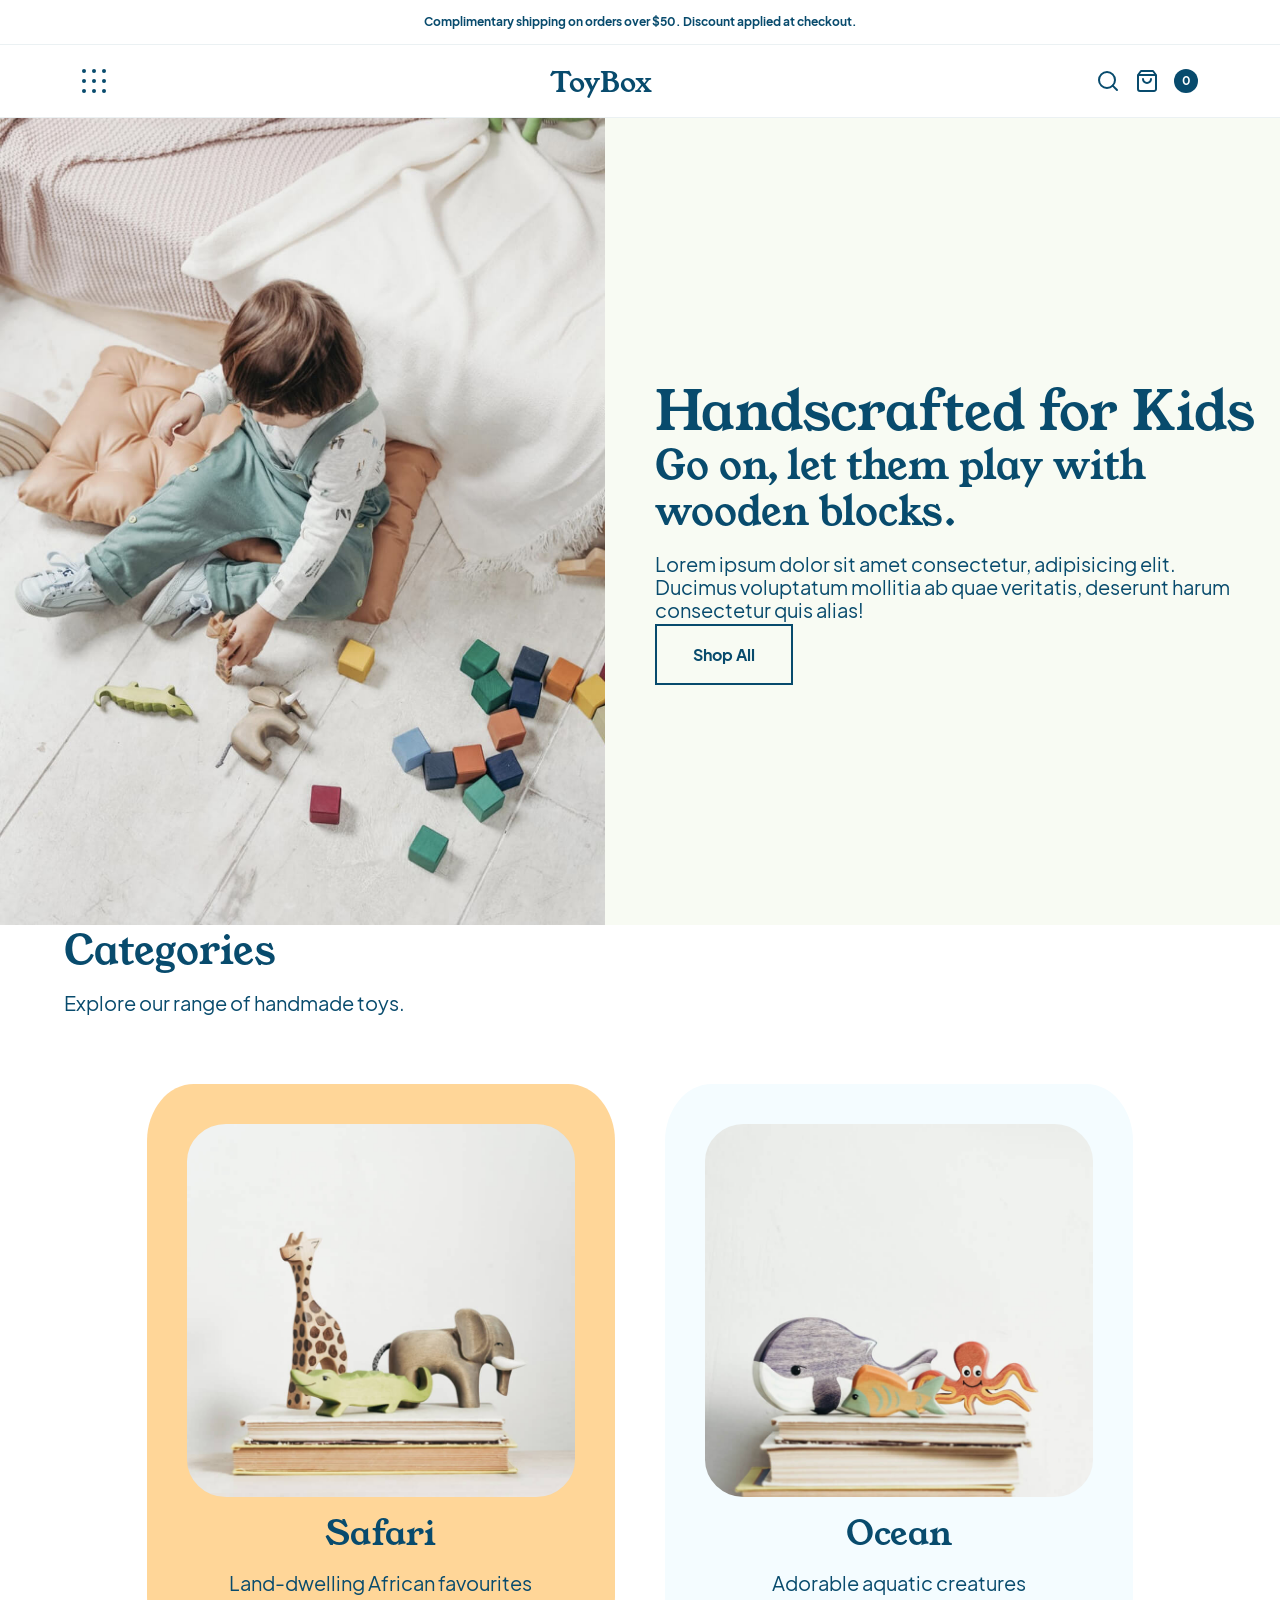
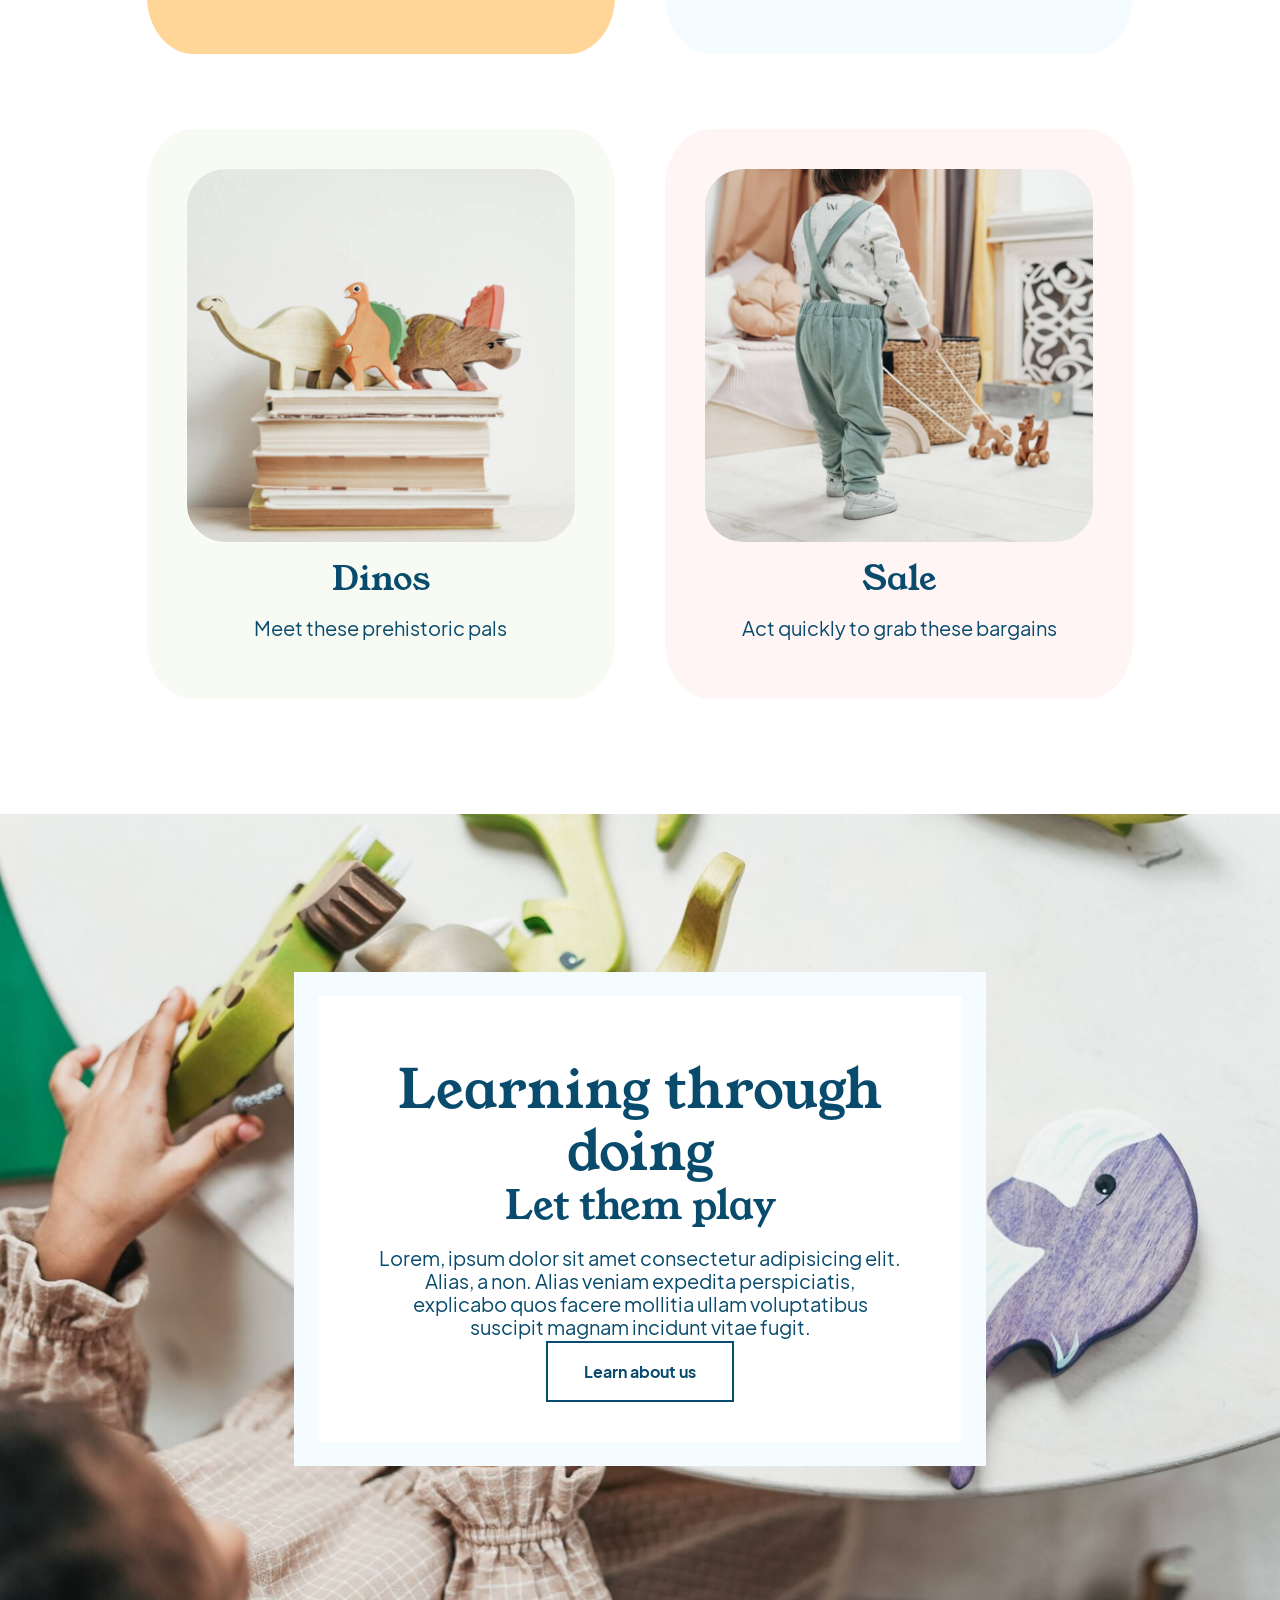
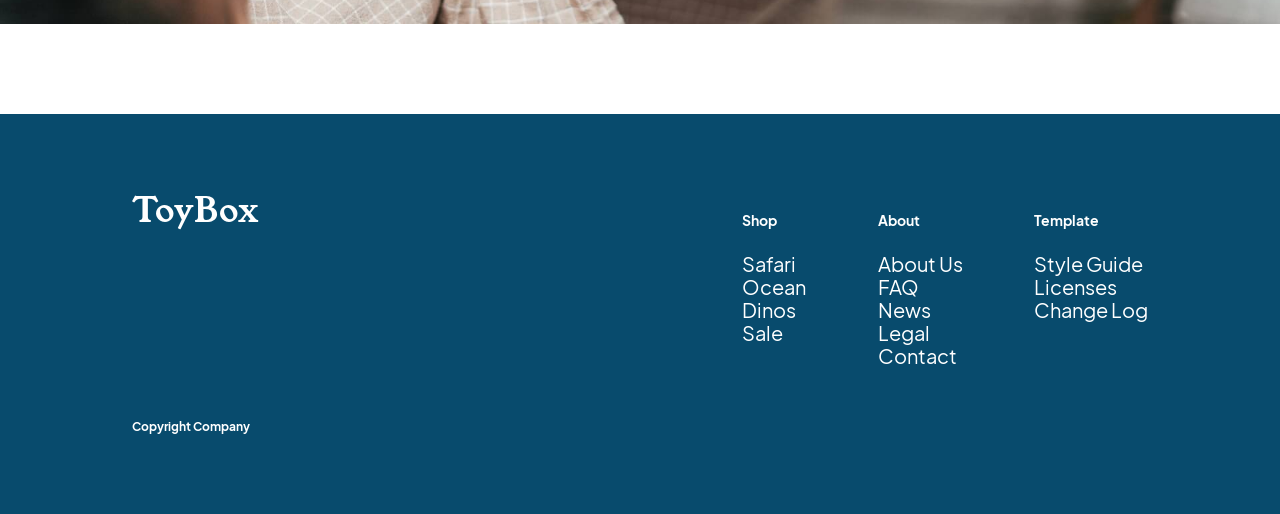
<file: index.html>
<!DOCTYPE html>
<html lang="en">
<head>
	<meta charset="UTF-8">
	<meta http-equiv="X-UA-Compatible" content="IE=edge">
	<meta name="viewport" content="width=device-width, initial-scale=1.0">
	<link rel="stylesheet" href="./styles/styles.css">
	<title>STARTER - Toybox Homepage</title>
</head>
<body>
    <!-- skip link -->
	<a href="#mainContent" class="skip-link">Skip to main content.</a>

	<!-- announcements bar -->
	<div class="announcements">
		<div class="wrapper">
			<p class="smallCopy">Complimentary shipping on orders over $50. Discount applied at checkout.</p>
		</div>
	</div>

	<!-- navigation bar -->
	<nav class="navBar">
		<div class="wrapper">
			<!-- slide out menu -->
			<input type="checkbox" id="openSideMenu">
			<label for="openSideMenu">
				<img src="./assets/menu-button.svg" alt="menu button">
			</label>

			<!-- slide out nav content -->
			<div class="slideOutNav">
				<button class="menuClose">x</button>

				<!-- menu content -->
				<nav>
					<ul>
						<li><a href="">Shop</a></li>
						<li><a href="">About</a></li>
						<li><a href="">FAQ</a></li>
						<li><a href="">News</a></li>
						<li><a href="">Contact</a></li>
					</ul>
				</nav>
			</div>

			<!-- navBar, Logo -->
			<a href="#home" class="logo">
				<h1>ToyBox</h1>
			</a>

			<div class="searchCart">
			<!-- search, cart -->
				<button class="menuIcons">
					<img src="./assets/search.svg" alt="search icon">
				</button>
			
				<a href="#" class="bag">
				<img src="./assets/shop-bag.svg" alt="shop icon"></a>

				<div class="counter">
					<p class="smallCopy">0</p>
				</div>
			</div>
		</div>
	</nav>

	<!-- header -->

	<header>
		<div class="wrapper">
			<div class="headerImgContainer">
				<img src="./assets/header-image.jpg" alt="a toddler playing with wooden blocks">
			</div>
			<div class="textContainer">
				<h3>Handscrafted for Kids</h3>
				<h2>Go on, let them play with wooden blocks.</h2>
				<p>Lorem ipsum dolor sit amet consectetur, adipisicing elit. Ducimus voluptatum mollitia ab quae veritatis, deserunt harum consectetur quis alias!</p>
				<a href="#shop" class="shopButton button">Shop All</a>
			</div>
		</div>
	</header>

	<!-- main area -->
	<main id="mainContent"> <!-- skip link will push to this area now because of the id -->

		<!-- categories section -->
		<section class="categories" id="categories">
			<div class="wrapper">
				<h2>Categories</h2>
				<p>Explore our range of handmade toys.</p>

				<!-- product gallery -->
				<div class="categoryGallery">
					<ul class="categoryList">
						<li class="items itemOne">
							<a href="#">
								<img src="./assets/safari-trio.jpg" alt="a wooden giraffe, elephant, and crocodile together">
								<h4>Safari</h4>
								<p>Land-dwelling African favourites</p>
							</a>
						</li>
						<li class="items itemTwo">
							<a href="#">
								<img src="./assets/ocean-trio.jpg" alt="a wooden octopus, whale and fish together">
								<h4>Ocean</h4>
								<p>Adorable aquatic creatures</p>
							</a>
						</li>
						<li class="items itemThree">
							<a href="#">
								<img src="./assets/dino-trio.jpg" alt="a wooden dinosaur trio all together">
								<h4>Dinos</h4>
								<p>Meet these prehistoric pals</p>
							</a>
						</li>
						<li class="items itemFour">
							<a href="#">
								<img src="./assets/sale.jpg" alt="a toddler playing with some wooden toys">
								<h4>Sale</h4>
								<p>Act quickly to grab these bargains</p>
							</a>
						</li>
					</ul>
				</div>
			</div>
		</section>

		<!-- let them play section -->
		<section class="play" id="play">
			<div class="wrapper">
				<div class="playContent">
					<h3>Learning through doing</h3>
					<h2>Let them play</h2>
					<p>Lorem, ipsum dolor sit amet consectetur adipisicing elit. Alias, a non. Alias veniam expedita perspiciatis, explicabo quos facere mollitia ullam voluptatibus suscipit magnam incidunt vitae fugit.</p>
					<a href="#" class="aboutButton button">Learn about us</a>
				</div>
			</div>
		</section>

		<!-- footer -->
		<footer id="footer" class="footer">
			<div class="wrapper">
				<div class="footerFlexContainer">
					<!-- logo -->
					<a href="#" class="footerLogo">
						<h4>ToyBox</h4>
					</a>
					
					<!-- footer nav container -->
					<div class="footerNav">
						<nav>
							<ul class="footerShop">
								<li>
									<h5>Shop</h5>
								</li>
								<li>
									<a href="#">Safari</a>
								</li>
								<li>
									<a href="#">Ocean</a>
								</li>
								<li>
									<a href="#">Dinos</a>
								</li>
								<li>
									<a href="#">Sale</a>
								</li>
							</ul> <!-- end of footer shop list -->

							<ul class="footerAbout">
								<li>
									<h5>About</h5>
								</li>
								<li>
									<a href="#">About Us</a>
								</li>
								<li>
									<a href="#">FAQ</a>
								</li>
								<li>
									<a href="#">News</a>
								</li>
								<li>
									<a href="#">Legal</a>
								</li>
								<li>
									<a href="#">Contact</a>
								</li>
							</ul> <!-- end of footer about list -->

							<ul class="footerTemp">
								<li>
									<h5>Template</h5>
								</li>
								<li>
									<a href="#">Style Guide</a>
								</li>
								<li>
									<a href="#">Licenses</a>
								</li>
								<li>
									<a href="#">Change Log</a>
								</li>
							</ul> <!-- end of footer template list -->
						</nav>
					</div> <!-- end footerNav -->
					
				</div> <!-- end footer flex container -->


				<!-- social icons and copyright container -->
				<div class="social"> <!-- social icon container -->
					<a href="#">
						<i class="fab fa-twitter" aria-hidden="true"></i>
						<span class="sr-only"></span> <!-- aria and span for accessibility / screen readers! -->
					</a>
					<a href="#">
						<i class="fab fa-pinterest" aria-hidden="true"></i>
						<span class="sr-only"></span>
					</a>
					<a href="#">
						<i class="fab fa-instagram" aria-hidden="true"></i>
						<span class="sr-only"></span>
					</a>	
					<a href="#">
						<i class="fab fa-facebook" aria-hidden="true"></i>
						<span class="sr-only"></span>
					</a>
				</div> <!-- end of social container -->

				<!-- copyright container -->
				<div class="copyright"> 
					<p class="smallCopy">Copyright Company</p>
				</div>

			</div> <!-- end of wrapper -->
		</footer>
	</main>


</body>
</html>
</file>
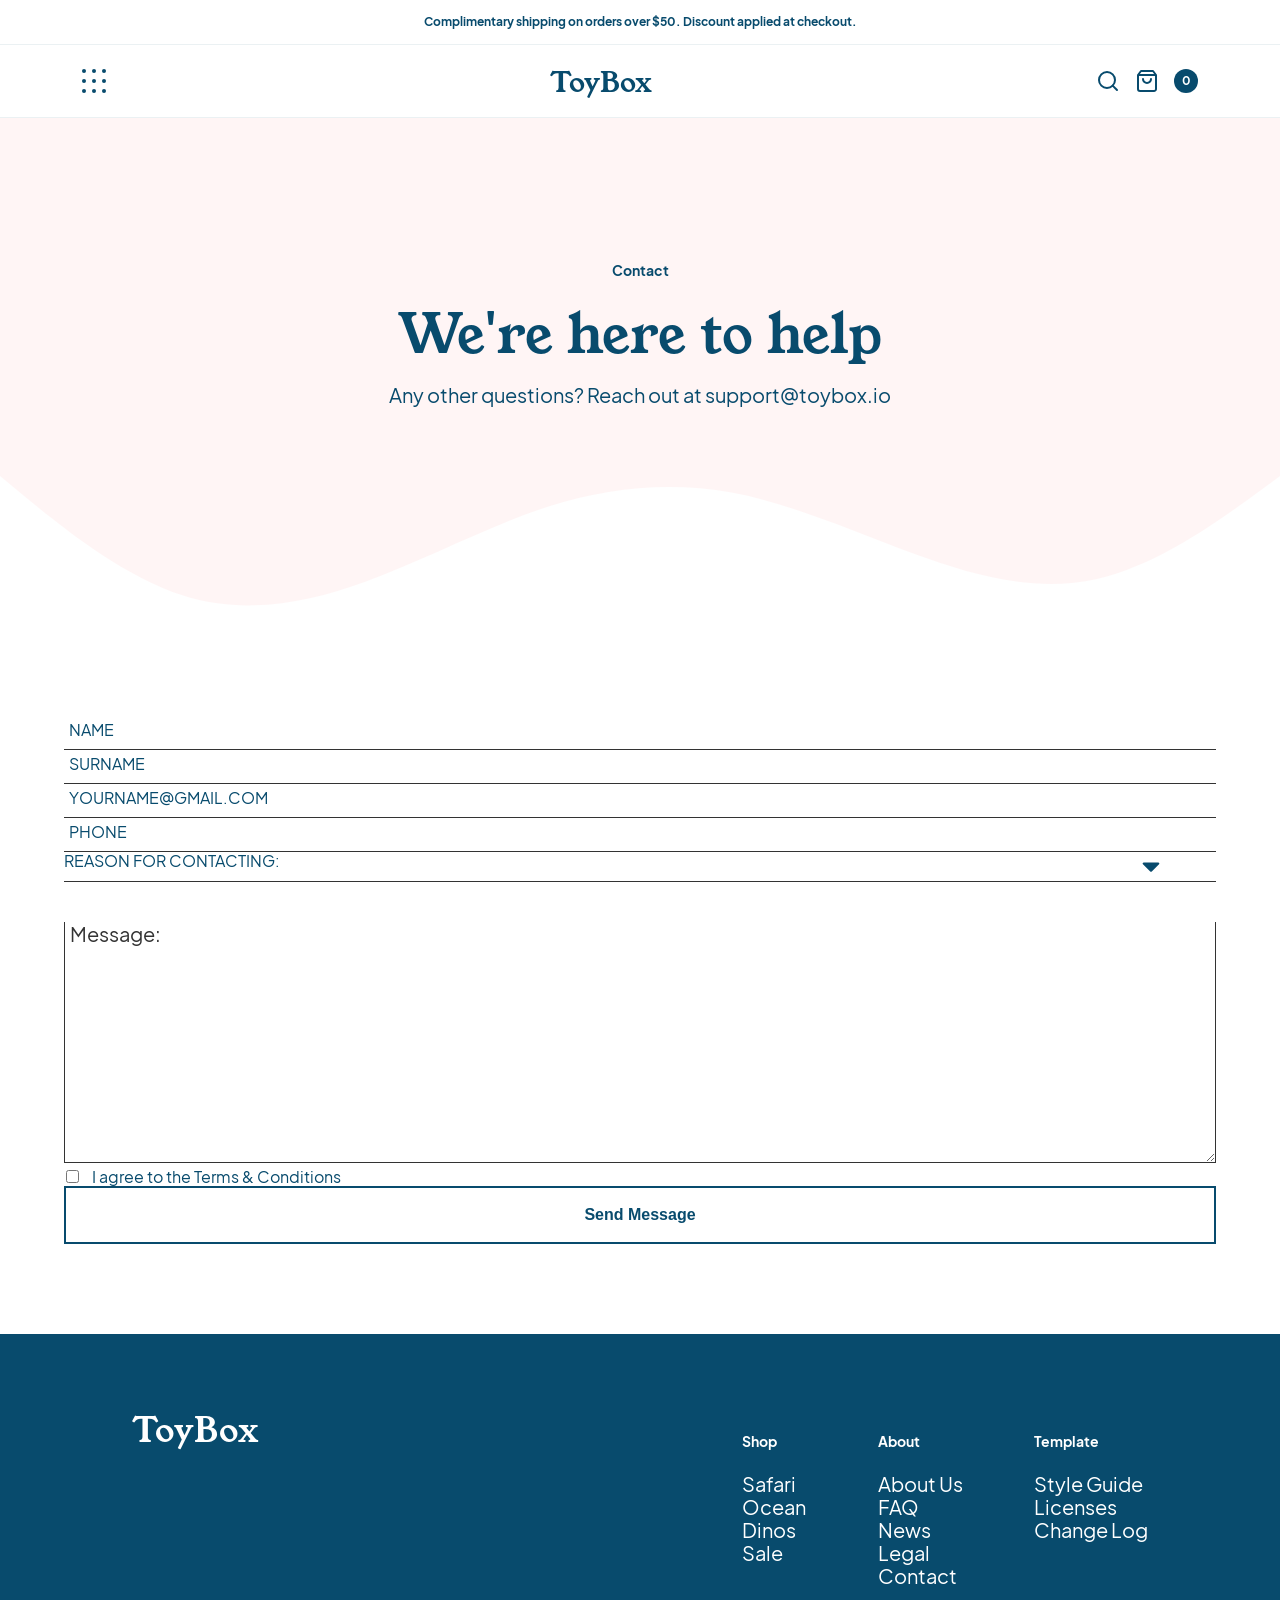
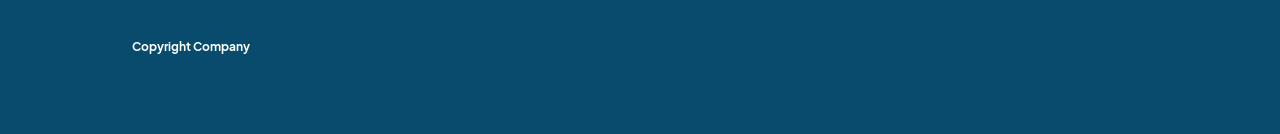
<file: contact.html>
<!DOCTYPE html>
<html lang="en">
<head>
    <meta charset="UTF-8">
    <meta http-equiv="X-UA-Compatible" content="IE=edge">
    <meta name="viewport" content="width=device-width, initial-scale=1.0">
    <link rel="stylesheet" href="./styles/styles.css">
    <!-- link to font awesome social icons -->
    <title>Contact</title>
</head>
<body>

<!-- skip link -->
	<a href="#mainContent" class="skip-link">Skip to main content.</a>

<!-- announcements bar -->
	<div class="announcements">
		<div class="wrapper">
			<p class="smallCopy">Complimentary shipping on orders over $50. Discount applied at checkout.</p>
		</div>
	</div>

<!-- navigation bar -->
	<nav class="navBar">
		<div class="wrapper">
			<!-- slide out menu -->
			<input type="checkbox" id="openSideMenu">
			<label for="openSideMenu">
				<img src="./assets/menu-button.svg" alt="menu button">
			</label>

			<!-- slide out nav content -->
			<div class="slideOutNav">
				<button class="menuClose">x</button>

				<!-- menu content -->
				<nav>
					<ul>
						<li><a href="#">Shop</a></li>
						<li><a href="#">About</a></li>
						<li><a href="#">FAQ</a></li>
						<li><a href="#">News</a></li>
						<li><a href="./contact.html">Contact</a></li>
					</ul>
				</nav>
			</div>

			<!-- navBar, Logo -->
			<a href="#home" class="logo">
				<h1>ToyBox</h1>
			</a>

			<div class="searchCart">
			<!-- search, cart -->
				<button class="menuIcons">
					<img src="./assets/search.svg" alt="search icon">
				</button>
			
				<a href="#" class="bag">
				<img src="./assets/shop-bag.svg" alt="shop icon"></a>

				<div class="counter">
					<p class="smallCopy">0</p>
				</div>
			</div>
		</div>
	</nav>

<!-- header -->
    <header class="contactHeader">
        <div class="wrapper">
            <h5>Contact</h5>
            <h3>We're here to help</h3>
            <p>Any other questions? Reach out at <a href="mailto:support@toybox.io">support@toybox.io</a></p>
        </div>
    </header>

<!-- main section -->
    <main class="contact" id="mainContent">
        <div class="wrapper">
            <form action="">

                <label for="name" class="sr-only">Name:</label>
                <input type="text" id="name" placeholder="Name">

                <label for="surname" class="sr-only">Surname:</label>
                <input type="text" id="surname" placeholder="Surname">

                <label for="email" class="sr-only">Email:</label>
                <input type="email" id="email" placeholder="yourname@gmail.com">

                <label for="phone" class="sr-only">Phone:</label>
                <input type="tel" id="phone" placeholder="Phone">

                <select name="reason" id="reason">
                    <option value="placeholder" disabled selected="true">Reason for contacting:</option>
                    <option value="refund">Refund request</option>
                    <option value="status">Order status updates</option>
                    <option value="praise">Praise!</option>
                    <option value="complaint">General concerns</option>
                </select>

                <label for="message" class="sr-only"></label>
                <textarea id="message" cols="30" rows="10">Message:</textarea>

                <fieldset>
                    <input type="checkbox" id="terms">
                    <label for="terms">I agree to the Terms & Conditions</label>
                </fieldset>

                <button type="submit" class="button shopButton">Send Message</button>
            </form>
        </div>
    </main>

<!-- footer -->
		<footer id="footer" class="footer">
			<div class="wrapper">
				<div class="footerFlexContainer">
					<!-- logo -->
					<a href="./index.html" class="footerLogo">
						<h4>ToyBox</h4>
					</a>
					
					<!-- footer nav container -->
					<div class="footerNav">
						<nav>
							<ul class="footerShop">
								<li>
									<h5>Shop</h5>
								</li>
								<li>
									<a href="#">Safari</a>
								</li>
								<li>
									<a href="#">Ocean</a>
								</li>
								<li>
									<a href="#">Dinos</a>
								</li>
								<li>
									<a href="#">Sale</a>
								</li>
							</ul> <!-- end of footer shop list -->

							<ul class="footerAbout">
								<li>
									<h5>About</h5>
								</li>
								<li>
									<a href="#">About Us</a>
								</li>
								<li>
									<a href="#">FAQ</a>
								</li>
								<li>
									<a href="#">News</a>
								</li>
								<li>
									<a href="#">Legal</a>
								</li>
								<li>
									<a href="./contact.html">Contact</a>
								</li>
							</ul> <!-- end of footer about list -->

							<ul class="footerTemp">
								<li>
									<h5>Template</h5>
								</li>
								<li>
									<a href="#">Style Guide</a>
								</li>
								<li>
									<a href="#">Licenses</a>
								</li>
								<li>
									<a href="#">Change Log</a>
								</li>
							</ul> <!-- end of footer template list -->
						</nav>
					</div> <!-- end footerNav -->
					
				</div> <!-- end footer flex container -->


				<!-- social icons and copyright container -->
				<div class="social"> <!-- social icon container -->
					<a href="#">
						<i class="fab fa-twitter" aria-hidden="true"></i>
						<span class="sr-only"></span> <!-- aria and span for accessibility / screen readers! -->
					</a>
					<a href="#">
						<i class="fab fa-pinterest" aria-hidden="true"></i>
						<span class="sr-only"></span>
					</a>
					<a href="#">
						<i class="fab fa-instagram" aria-hidden="true"></i>
						<span class="sr-only"></span>
					</a>	
					<a href="#">
						<i class="fab fa-facebook" aria-hidden="true"></i>
						<span class="sr-only"></span>
					</a>
				</div> <!-- end of social container -->

				<!-- copyright container -->
				<div class="copyright"> 
					<p class="smallCopy">Copyright Company</p>
				</div>

			</div> <!-- end of wrapper -->
		</footer>
	</main>


</body>
</html>
</file>
<file: styles/styles.css>
html {
  line-height: 1.15;
  -ms-text-size-adjust: 100%;
  -webkit-text-size-adjust: 100%;
}

body {
  margin: 0;
}

article, aside, footer, header, nav, section {
  display: block;
}

h1 {
  font-size: 2em;
  margin: 0.67em 0;
}

figcaption, figure, main {
  display: block;
}

figure {
  margin: 1em 40px;
}

hr {
  -webkit-box-sizing: content-box;
          box-sizing: content-box;
  height: 0;
  overflow: visible;
}

pre {
  font-family: monospace, monospace;
  font-size: 1em;
}

a {
  background-color: transparent;
  -webkit-text-decoration-skip: objects;
}

abbr[title] {
  border-bottom: none;
  text-decoration: underline;
  -webkit-text-decoration: underline dotted;
          text-decoration: underline dotted;
}

b, strong {
  font-weight: inherit;
}

b, strong {
  font-weight: bolder;
}

code, kbd, samp {
  font-family: monospace, monospace;
  font-size: 1em;
}

dfn {
  font-style: italic;
}

mark {
  background-color: #ff0;
  color: #000;
}

small {
  font-size: 80%;
}

sub, sup {
  font-size: 75%;
  line-height: 0;
  position: relative;
  vertical-align: baseline;
}

sub {
  bottom: -0.25em;
}

sup {
  top: -0.5em;
}

audio, video {
  display: inline-block;
}

audio:not([controls]) {
  display: none;
  height: 0;
}

img {
  border-style: none;
}

svg:not(:root) {
  overflow: hidden;
}

button, input, optgroup, select, textarea {
  font-family: sans-serif;
  font-size: 100%;
  line-height: 1.15;
  margin: 0;
}

button, input {
  overflow: visible;
}

button, select {
  text-transform: none;
}

button, html [type=button], [type=reset], [type=submit] {
  -webkit-appearance: button;
}

button::-moz-focus-inner, [type=button]::-moz-focus-inner, [type=reset]::-moz-focus-inner, [type=submit]::-moz-focus-inner {
  border-style: none;
  padding: 0;
}

button:-moz-focusring, [type=button]:-moz-focusring, [type=reset]:-moz-focusring, [type=submit]:-moz-focusring {
  outline: 1px dotted ButtonText;
}

fieldset {
  padding: 0.35em 0.75em 0.625em;
}

legend {
  -webkit-box-sizing: border-box;
          box-sizing: border-box;
  color: inherit;
  display: table;
  max-width: 100%;
  padding: 0;
  white-space: normal;
}

progress {
  display: inline-block;
  vertical-align: baseline;
}

textarea {
  overflow: auto;
}

[type=checkbox], [type=radio] {
  -webkit-box-sizing: border-box;
          box-sizing: border-box;
  padding: 0;
}

[type=number]::-webkit-inner-spin-button, [type=number]::-webkit-outer-spin-button {
  height: auto;
}

[type=search] {
  -webkit-appearance: textfield;
  outline-offset: -2px;
}

[type=search]::-webkit-search-cancel-button, [type=search]::-webkit-search-decoration {
  -webkit-appearance: none;
}

::-webkit-file-upload-button {
  -webkit-appearance: button;
  font: inherit;
}

details, menu {
  display: block;
}

summary {
  display: list-item;
}

canvas {
  display: inline-block;
}

template {
  display: none;
}

[hidden] {
  display: none;
}

html {
  -webkit-box-sizing: border-box;
          box-sizing: border-box;
}

*, *:before, *:after {
  -webkit-box-sizing: inherit;
          box-sizing: inherit;
}

.sr-only {
  position: absolute;
  width: 1px;
  height: 1px;
  margin: -1px;
  border: 0;
  padding: 0;
  white-space: nowrap;
  -webkit-clip-path: inset(100%);
          clip-path: inset(100%);
  clip: rect(0 0 0 0);
  overflow: hidden;
}

@font-face {
  font-family: "Jakarta Sans";
  src: url("../fonts/PlusJakarta_Sans-2.5/webfonts/PlusJakartaSans-Regular.woff"), url("../fonts/PlusJakarta_Sans-2.5/static/PlusJakartaSans-Regular.ttf"), url("../fonts/PlusJakarta_Sans-2.5/webfonts/PlusJakartaSans-Regular.woff2");
  font-weight: normal;
}
/* importing Jakarta Sans font in bold */
@font-face {
  font-family: "Jakarta Sans";
  src: url("../fonts/PlusJakarta_Sans-2.5/webfonts/PlusJakartaSans-Bold.woff"), url("../fonts/PlusJakarta_Sans-2.5/webfonts/PlusJakartaSans-Bold.woff2"), url("../fonts/PlusJakarta_Sans-2.5/static/PlusJakartaSans-Bold.ttf");
  font-weight: bold;
}
@font-face {
  font-family: "Young Serif";
  src: url("../fonts/youngserif/YoungSerif-Regular.otf");
}
html {
  font-size: 125%;
}

body {
  font-family: "Jakarta Sans";
  font-weight: normal;
  color: #084b6d;
}

h1, h2, h3, h4, blockquote {
  font-family: "Young Serif";
  font-weight: normal;
  color: #084b6d;
  margin: 0;
}

h1 {
  font-size: 1.4rem;
}

h2 {
  font-size: 2rem;
}

h3 {
  font-size: 2.7rem;
}

h4 {
  font-size: 1.7rem;
}

h5 {
  font-size: 0.7rem;
}

ul, li, a, input {
  margin: 0;
  padding: 0;
}

ul {
  list-style: none;
}

a {
  text-decoration: none;
  color: inherit;
}

.smallCopy {
  font-size: 0.6rem;
  font-weight: bold;
  margin: 0;
  line-height: 1.2rem;
}

button {
  background-color: transparent;
  border: none;
  padding: 0;
  cursor: pointer;
}

img {
  max-width: 100%;
  display: block;
}

.wrapper {
  max-width: 1260px;
  width: 90%;
  margin: 0 auto;
}

section {
  margin-bottom: 90px;
}

.button {
  padding: 18px 36px;
  border: 2px solid #084b6d;
  font-size: 0.8rem;
  font-weight: bold;
  text-align: center;
  -webkit-transition: 0.3s;
  transition: 0.3s;
}

.shopButton, .aboutButton {
  color: #084b6d;
  background-color: transparent;
}
.shopButton:hover, .shopButton:focus, .aboutButton:hover, .aboutButton:focus {
  background-color: #084b6d;
  color: #fff;
}

.skip-link {
  position: absolute;
  left: -1000px;
  top: 5px;
  background-color: #fff;
  color: black;
  z-index: 10;
}
.skip-link:focus {
  left: 0;
}

.announcements {
  text-align: center;
  padding: 10px 0;
}

.navBar {
  position: sticky;
  top: 0;
  padding: 20px;
  border-top: 1px solid rgba(8, 75, 109, 0.08);
  border-bottom: 1px solid rgba(8, 75, 109, 0.08);
  background-color: #fff;
  z-index: 10;
}
.navBar .wrapper {
  display: -webkit-box;
  display: -ms-flexbox;
  display: flex;
  -webkit-box-pack: justify;
      -ms-flex-pack: justify;
          justify-content: space-between;
  -webkit-box-align: center;
      -ms-flex-align: center;
          align-items: center;
}
.navBar input[type=checkbox] {
  opacity: 0;
  position: absolute;
}
.navBar input[type=checkbox]:checked ~ .slideOutNav {
  left: 0;
}

.searchCart {
  display: -webkit-box;
  display: -ms-flexbox;
  display: flex;
}
.searchCart .menuIcons, .searchCart .bag {
  margin-right: 15px;
}
.searchCart .menuIcons {
  background-color: transparent;
  border: none;
}
.searchCart .bag {
  display: -webkit-box;
  display: -ms-flexbox;
  display: flex;
}
.searchCart .counter {
  display: -webkit-box;
  display: -ms-flexbox;
  display: flex;
  -webkit-box-align: center;
      -ms-flex-align: center;
          align-items: center;
}
.searchCart .counter p {
  width: 24px;
  height: 24px;
  background: #084b6d;
  border-radius: 50%;
  color: #fff;
  text-align: center;
}

.slideOutNav {
  background-color: #084b6d;
  position: fixed;
  top: 0;
  left: -506px;
  height: 100vh;
  width: 100%;
  max-width: 506px;
  color: #fff;
  font-family: "Young Serif";
  padding: 35px 50px;
  -webkit-transition: 0.75s;
  transition: 0.75s;
}
.slideOutNav a {
  font-size: 1.6rem;
  font-family: "Young Serif";
  line-height: 2.5rem;
  color: white;
  -webkit-transition: 0.3s;
  transition: 0.3s;
}
.slideOutNav a:hover, .slideOutNav a:focus {
  color: rgba(255, 255, 255, 0.5);
}

.menuClose {
  color: #fff;
  font-size: 1.2rem;
  text-align: right;
  display: block;
  width: 100%;
  border: none;
}

header {
  background-color: #f8fbf3;
}

header .wrapper {
  display: -webkit-box;
  display: -ms-flexbox;
  display: flex;
  width: 100%;
  margin: 0;
  -webkit-box-pack: justify;
      -ms-flex-pack: justify;
          justify-content: space-between;
  -webkit-box-align: center;
      -ms-flex-align: center;
          align-items: center;
}

.headerImgContainer {
  width: 48%;
}

.textContainer {
  width: 48%;
}

.contactHeader {
  background-color: #fff5f5;
  padding-top: 120px;
}

.contactHeader .wrapper {
  -webkit-box-orient: vertical;
  -webkit-box-direction: normal;
      -ms-flex-direction: column;
          flex-direction: column;
  margin: 0 auto;
  padding-bottom: 50px;
}

.contactHeader::after {
  content: "";
  width: 100%;
  height: 150px;
  background-image: url(../assets/wave.svg);
  background-size: 100% 150px;
  background-color: #fff5f5;
  background-repeat: no-repeat;
  display: block;
}

.categoryList {
  display: -webkit-box;
  display: -ms-flexbox;
  display: flex;
  -ms-flex-wrap: wrap;
      flex-wrap: wrap;
  -webkit-box-pack: center;
      -ms-flex-pack: center;
          justify-content: center;
}
.categoryList .itemOne {
  background-color: #ffd698;
}
.categoryList .itemTwo {
  background-color: #f4fcff;
}
.categoryList .itemThree {
  background-color: #f8fbf3;
}
.categoryList .itemFour {
  background-color: #fff5f5;
}
.categoryList .items {
  border-radius: 10%;
  width: calc(45% - 50px);
  margin: 50px 25px 25px;
  padding: 40px;
  text-align: center;
  -webkit-transition: 0.3s;
  transition: 0.3s;
}
.categoryList .items img {
  border-radius: 10%;
  margin-bottom: 15px;
}
.categoryList .items:hover {
  -webkit-transform: scale(0.9);
          transform: scale(0.9);
}

.play {
  background-image: url(../assets/background-image.jpg);
  background-size: cover;
  background-position: center;
  min-height: 90vh;
}
.play .wrapper {
  display: -webkit-box;
  display: -ms-flexbox;
  display: flex;
  -webkit-box-pack: center;
      -ms-flex-pack: center;
          justify-content: center;
  -webkit-box-align: center;
      -ms-flex-align: center;
          align-items: center;
  min-height: 90vh;
}
.play .playContent {
  width: 60%;
  border: 24px solid #f4fcff;
  background-color: #fff;
  padding: 60px;
  text-align: center;
}

footer {
  background: #084b6d;
  color: #fff;
  padding: 75px;
}

.footerLogo h4 {
  color: #fff;
}

.footerFlexContainer {
  display: -webkit-box;
  display: -ms-flexbox;
  display: flex;
  -webkit-box-pack: justify;
      -ms-flex-pack: justify;
          justify-content: space-between;
}

.footerNav {
  width: 40%;
}
.footerNav nav {
  display: -webkit-box;
  display: -ms-flexbox;
  display: flex;
  -webkit-box-pack: justify;
      -ms-flex-pack: justify;
          justify-content: space-between;
}

.social {
  display: -webkit-box;
  display: -ms-flexbox;
  display: flex;
  -webkit-box-pack: justify;
      -ms-flex-pack: justify;
          justify-content: space-between;
  margin-top: 25px;
}
.social i {
  margin: 0 15px;
}

@media (max-width: 1000px) {
  .categoryList .items {
    padding: 25px;
  }

  .footerFlexContainer {
    -webkit-box-orient: vertical;
    -webkit-box-direction: normal;
        -ms-flex-direction: column;
            flex-direction: column;
    -webkit-box-align: center;
        -ms-flex-align: center;
            align-items: center;
  }
  .footerFlexContainer .footerNav {
    width: 100%;
  }
}
@media (max-width: 800px) {
  header .wrapper {
    -webkit-box-orient: vertical;
    -webkit-box-direction: normal;
        -ms-flex-direction: column;
            flex-direction: column;
  }
  header .wrapper .headerImgContainer {
    width: 100%;
  }
  header .wrapper img {
    max-height: 350px;
    -o-object-fit: cover;
       object-fit: cover;
    width: 100%;
  }

  .categoryList .items {
    padding: 15px;
    margin: 20px 15px;
  }

  .playContent {
    width: 100%;
    padding: 15px;
  }
}
@media (max-width: 500px) {
  .categoryList .items {
    width: 100%;
    margin: 10px;
  }

  .play .wrapper .playContent {
    padding: 10px 10px 15px;
  }

  .footerNav nav {
    -webkit-box-orient: vertical;
    -webkit-box-direction: normal;
        -ms-flex-direction: column;
            flex-direction: column;
    -webkit-box-align: center;
        -ms-flex-align: center;
            align-items: center;
  }

  .social {
    -webkit-box-orient: vertical;
    -webkit-box-direction: normal;
        -ms-flex-direction: column;
            flex-direction: column;
    -webkit-box-align: center;
        -ms-flex-align: center;
            align-items: center;
  }
}
.contact form {
  display: -webkit-box;
  display: -ms-flexbox;
  display: flex;
  -webkit-box-orient: vertical;
  -webkit-box-direction: normal;
      -ms-flex-direction: column;
          flex-direction: column;
  margin: 90px 0;
}

input, textarea {
  border: none;
  font-family: "Jakarta Sans";
  color: #333;
  padding: 0 0 10px 5px;
}
input::-webkit-input-placeholder, textarea::-webkit-input-placeholder {
  font-size: 0.8rem;
  color: #084b6d;
  text-transform: uppercase;
}
input::-moz-placeholder, textarea::-moz-placeholder {
  font-size: 0.8rem;
  color: #084b6d;
  text-transform: uppercase;
}
input:-ms-input-placeholder, textarea:-ms-input-placeholder {
  font-size: 0.8rem;
  color: #084b6d;
  text-transform: uppercase;
}
input::-ms-input-placeholder, textarea::-ms-input-placeholder {
  font-size: 0.8rem;
  color: #084b6d;
  text-transform: uppercase;
}
input::placeholder, textarea::placeholder {
  font-size: 0.8rem;
  color: #084b6d;
  text-transform: uppercase;
}
input:focus, textarea:focus {
  border-bottom: 1px solid #084b6d;
  outline: none;
}

input {
  border-bottom: 1px solid #333;
}

textarea {
  border: 1px solid #333;
  border-top: none;
}

select {
  -webkit-appearance: none;
     -moz-appearance: none;
          appearance: none;
  border: none;
  font-family: "Jakarta Sans";
  color: #084b6d;
  background-color: #fff;
  text-transform: uppercase;
  padding-bottom: 10px;
  margin-bottom: 40px;
  font-size: 0.8rem;
  border-bottom: 1px solid #333;
  background-image: url(../assets/caret-down-solid.svg);
  background-repeat: no-repeat;
  background-position: 95% 0;
}

option {
  font-family: "Jakarta Sans";
}

fieldset {
  border: none;
  padding: 0;
}
fieldset label {
  font-size: 0.8rem;
  margin-left: 10px;
}
fieldset input {
  accent-color: #084b6d;
}
</file>
